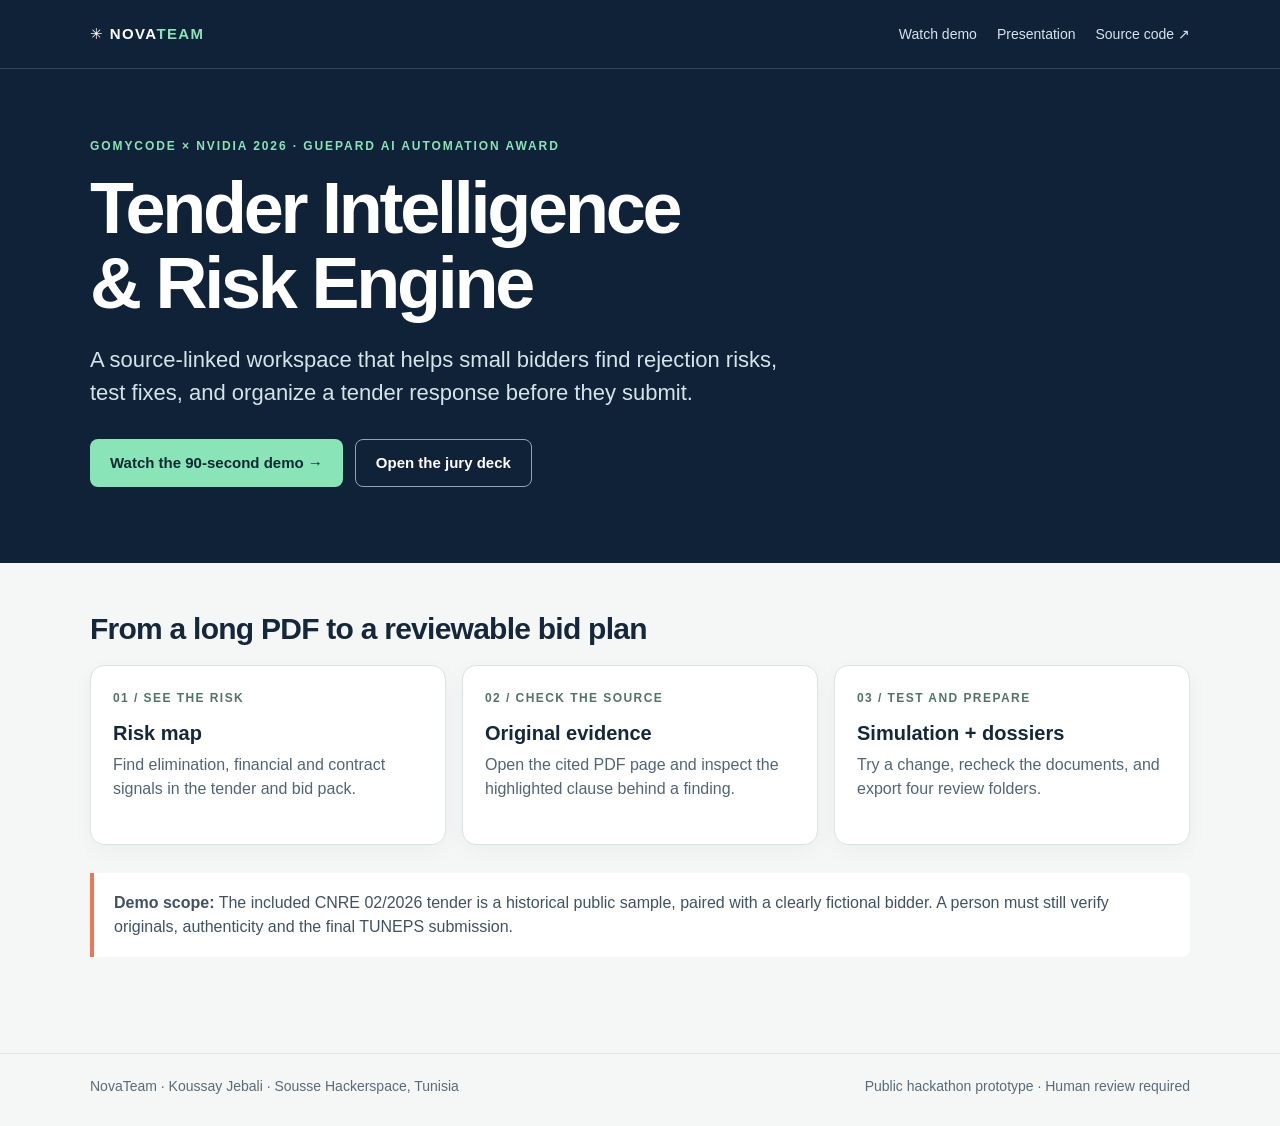
<file: index.html>
<!doctype html>
<html lang="en">
<head>
  <meta charset="utf-8">
  <meta name="viewport" content="width=device-width,initial-scale=1">
  <meta name="description" content="NovaTeam's Tender Intelligence and Risk Engine hackathon prototype.">
  <title>Tender Intelligence & Risk Engine · NovaTeam</title>
  <link rel="stylesheet" href="submission.css">
</head>
<body>
  <header class="site-header"><nav class="nav wrap" aria-label="Main navigation"><a class="brand" href="index.html">✳ NOVA<span>TEAM</span></a><div class="nav-links"><a href="demo.html">Watch demo</a><a href="presentation.html">Presentation</a><a href="https://github.com/koussay183/tender-intelligence-risk-engine">Source code ↗</a></div></nav></header>
  <section class="hero"><div class="wrap"><p class="eyebrow">GOMYCODE × NVIDIA 2026 · Guepard AI Automation Award</p><h1>Tender Intelligence<br>& Risk Engine</h1><p class="lead">A source-linked workspace that helps small bidders find rejection risks, test fixes, and organize a tender response before they submit.</p><div class="actions"><a class="button button-primary" href="demo.html">Watch the 90-second demo →</a><a class="button button-secondary" href="presentation.html">Open the jury deck</a></div></div></section>
  <main class="main wrap"><h2 class="section-heading">From a long PDF to a reviewable bid plan</h2><div class="cards"><article class="card"><span class="number">01 / SEE THE RISK</span><h2>Risk map</h2><p>Find elimination, financial and contract signals in the tender and bid pack.</p></article><article class="card"><span class="number">02 / CHECK THE SOURCE</span><h2>Original evidence</h2><p>Open the cited PDF page and inspect the highlighted clause behind a finding.</p></article><article class="card"><span class="number">03 / TEST AND PREPARE</span><h2>Simulation + dossiers</h2><p>Try a change, recheck the documents, and export four review folders.</p></article></div><p class="note"><strong>Demo scope:</strong> The included CNRE 02/2026 tender is a historical public sample, paired with a clearly fictional bidder. A person must still verify originals, authenticity and the final TUNEPS submission.</p></main>
  <footer class="site-footer"><div class="wrap"><span>NovaTeam · Koussay Jebali · Sousse Hackerspace, Tunisia</span><span>Public hackathon prototype · Human review required</span></div></footer>
</body>
</html>
</file>
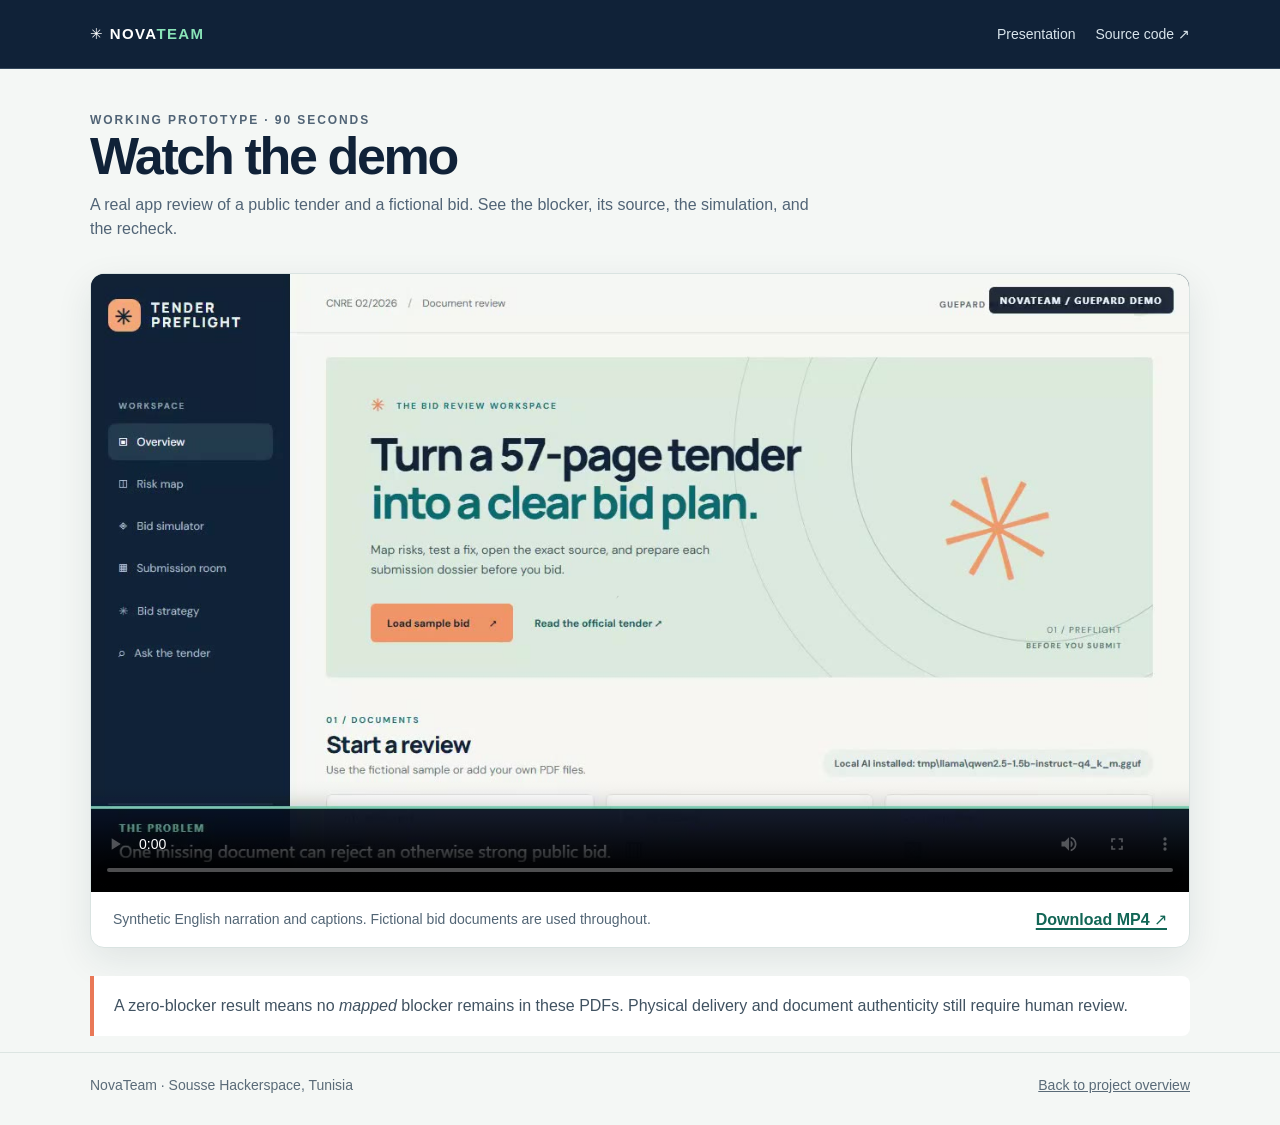
<file: demo.html>
<!doctype html>
<html lang="en">
<head>
  <meta charset="utf-8">
  <meta name="viewport" content="width=device-width,initial-scale=1">
  <meta name="description" content="Watch NovaTeam's 90-second Tender Intelligence working prototype demo.">
  <title>90-second demo · Tender Intelligence · NovaTeam</title>
  <link rel="stylesheet" href="submission.css">
</head>
<body>
  <header class="site-header"><nav class="nav wrap" aria-label="Main navigation"><a class="brand" href="index.html">✳ NOVA<span>TEAM</span></a><div class="nav-links"><a href="presentation.html">Presentation</a><a href="https://github.com/koussay183/tender-intelligence-risk-engine">Source code ↗</a></div></nav></header>
  <main class="wrap"><div class="subhead"><p class="eyebrow">WORKING PROTOTYPE · 90 SECONDS</p><h1>Watch the demo</h1><p>A real app review of a public tender and a fictional bid. See the blocker, its source, the simulation, and the recheck.</p></div><section class="media-card" aria-label="Demo video"><video controls playsinline preload="metadata" poster="output/video/tender_intelligence_poster.jpg"><source src="output/video/tender_intelligence_demo.mp4" type="video/mp4"><track kind="captions" src="output/video/tender_intelligence_demo.vtt" srclang="en" label="English" default>Your browser cannot play this video. Use the download link below.</video><div class="media-footer"><p>Synthetic English narration and captions. Fictional bid documents are used throughout.</p><a class="text-link" href="output/video/tender_intelligence_demo.mp4" download>Download MP4 ↗</a></div></section><p class="note">A zero-blocker result means no <em>mapped</em> blocker remains in these PDFs. Physical delivery and document authenticity still require human review.</p></main>
  <footer class="site-footer"><div class="wrap"><span>NovaTeam · Sousse Hackerspace, Tunisia</span><a href="index.html">Back to project overview</a></div></footer>
</body>
</html>
</file>
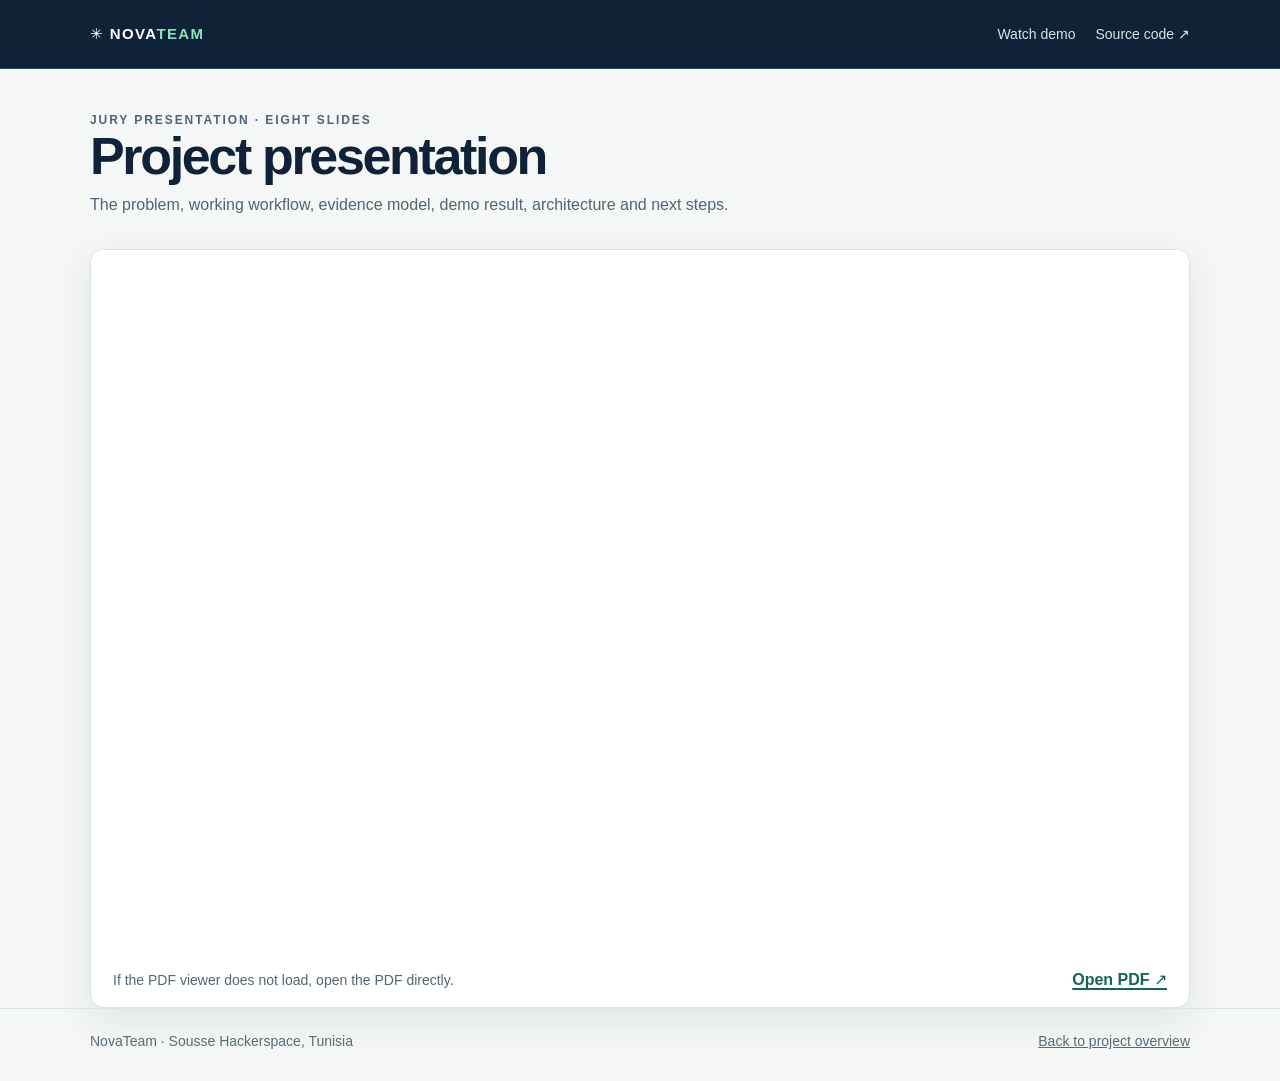
<file: presentation.html>
<!doctype html>
<html lang="en">
<head>
  <meta charset="utf-8">
  <meta name="viewport" content="width=device-width,initial-scale=1">
  <meta name="description" content="Read NovaTeam's eight-slide Tender Intelligence jury presentation.">
  <title>Jury presentation · Tender Intelligence · NovaTeam</title>
  <link rel="stylesheet" href="submission.css">
</head>
<body>
  <header class="site-header"><nav class="nav wrap" aria-label="Main navigation"><a class="brand" href="index.html">✳ NOVA<span>TEAM</span></a><div class="nav-links"><a href="demo.html">Watch demo</a><a href="https://github.com/koussay183/tender-intelligence-risk-engine">Source code ↗</a></div></nav></header>
  <main class="wrap"><div class="subhead"><p class="eyebrow">JURY PRESENTATION · EIGHT SLIDES</p><h1>Project presentation</h1><p>The problem, working workflow, evidence model, demo result, architecture and next steps.</p></div><section class="media-card" aria-label="Presentation PDF"><iframe title="Tender Intelligence jury presentation" src="output/pdf/tender_intelligence_pitch.pdf#view=FitH" loading="lazy"></iframe><div class="media-footer"><p>If the PDF viewer does not load, open the PDF directly.</p><a class="text-link" href="output/pdf/tender_intelligence_pitch.pdf" target="_blank" rel="noopener">Open PDF ↗</a></div></section></main>
  <footer class="site-footer"><div class="wrap"><span>NovaTeam · Sousse Hackerspace, Tunisia</span><a href="index.html">Back to project overview</a></div></footer>
</body>
</html>
</file>
<file: submission.css>
:root{font-family:Inter,'Segoe UI',Arial,sans-serif;color:#15273b;background:#f4f7f5;font-synthesis:none}
*{box-sizing:border-box}
body{margin:0;min-height:100vh}
a{color:inherit}
button,a{touch-action:manipulation}
a:focus-visible{outline:3px solid #ef8759;outline-offset:4px}
.wrap{width:min(1100px,calc(100% - 40px));margin:auto}
.site-header{background:#102238;color:#fff;border-bottom:1px solid #34475b}
.nav{display:flex;align-items:center;justify-content:space-between;gap:18px;min-height:68px}
.brand{font-size:15px;font-weight:850;letter-spacing:.09em;text-decoration:none;white-space:nowrap}
.brand span{color:#88e3b7}
.nav-links{display:flex;gap:20px;align-items:center;flex-wrap:wrap;font-size:14px}
.nav-links a{text-decoration:none;color:#d8e4eb}
.nav-links a:hover{text-decoration:underline;color:#fff}
.hero{background:#102238;color:#fff;padding:70px 0 76px}
.eyebrow{text-transform:uppercase;letter-spacing:.16em;font-size:12px;font-weight:800;color:#88e3b7;margin:0 0 18px}
h1{font-size:clamp(38px,6vw,72px);line-height:1.04;letter-spacing:-.045em;margin:0 0 22px;max-width:900px}
.lead{font-size:clamp(17px,2.2vw,22px);line-height:1.5;color:#d5e4e9;max-width:720px;margin:0 0 30px}
.actions{display:flex;flex-wrap:wrap;gap:12px}
.button{display:inline-flex;align-items:center;justify-content:center;min-height:48px;padding:12px 20px;border-radius:8px;text-decoration:none;font-weight:800;font-size:15px;transition:transform .15s,background .15s}
.button:hover{transform:translateY(-2px)}
.button-primary{background:#89e4b8;color:#0f2930}
.button-primary:hover{background:#a5f0ce}
.button-secondary{border:1px solid #8ca6b5;color:#fff}
.button-secondary:hover{background:#20394e}
.main{padding:48px 0 80px}
.section-heading{font-size:30px;line-height:1.2;letter-spacing:-.025em;margin:0 0 18px}
.cards{display:grid;grid-template-columns:repeat(3,1fr);gap:16px}
.card{background:#fff;border:1px solid #d9e3e1;border-radius:14px;padding:22px;min-height:180px;box-shadow:0 6px 22px rgba(19,45,54,.04)}
.card .number{font-size:12px;font-weight:900;letter-spacing:.12em;color:#517368}
.card h2{font-size:20px;margin:16px 0 8px}
.card p{margin:0;line-height:1.5;color:#526575}
.note{margin-top:28px;padding:18px 20px;border-left:4px solid #e97857;background:#fff;border-radius:0 8px 8px 0;color:#405261;line-height:1.5}
.subhead{padding:42px 0 32px}
.subhead h1{font-size:clamp(34px,5vw,52px);color:#102238;margin-bottom:10px}
.subhead p{color:#516476;line-height:1.5;max-width:740px;margin:0}
.media-card{background:#fff;border:1px solid #d9e3e1;border-radius:14px;overflow:hidden;box-shadow:0 12px 36px rgba(17,40,50,.09)}
.media-card video{display:block;width:100%;background:#071828;aspect-ratio:16/9}
.media-card iframe{display:block;width:100%;height:min(78vh,950px);min-height:540px;border:0;background:#fff}
.media-footer{padding:18px 22px;display:flex;align-items:center;justify-content:space-between;gap:15px;flex-wrap:wrap}
.media-footer p{margin:0;color:#526575;font-size:14px}
.text-link{font-weight:800;color:#126656;text-decoration-thickness:2px;text-underline-offset:3px}
.site-footer{padding:24px 0 32px;border-top:1px solid #dce5e2;color:#5a6b78;font-size:14px}
.site-footer .wrap{display:flex;justify-content:space-between;gap:20px;flex-wrap:wrap}
@media(max-width:720px){.wrap{width:min(100% - 28px,1100px)}.nav{align-items:flex-start;padding:17px 0;flex-direction:column}.nav-links{gap:14px}.hero{padding:48px 0 54px}.main{padding:30px 0 56px}.cards{grid-template-columns:1fr}.card{min-height:0}.subhead{padding:30px 0 24px}.media-card iframe{min-height:480px;height:70vh}.media-footer{align-items:flex-start;flex-direction:column}}
</file>
